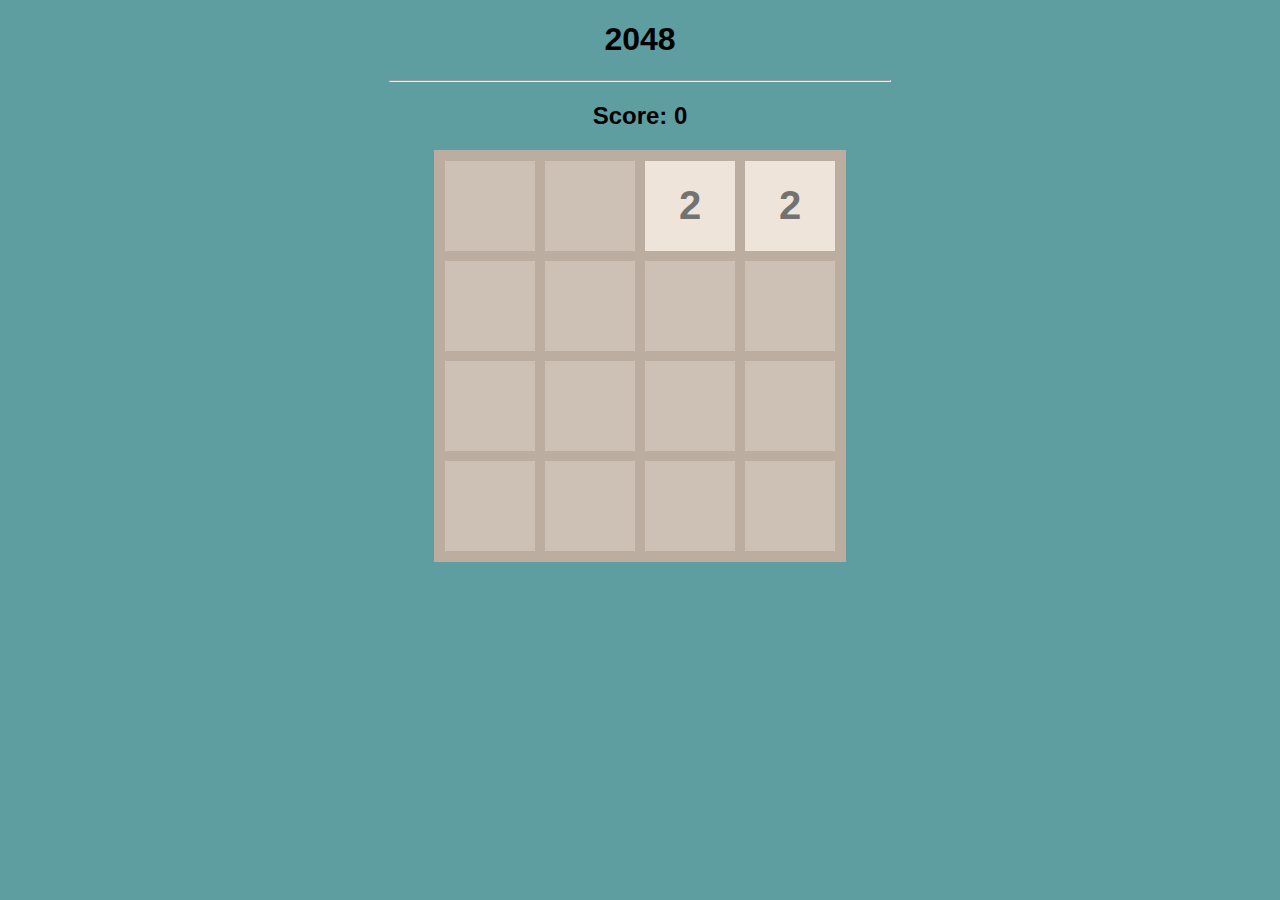
<file: All project/2048/index.html>
<!DOCTYPE html>
<html lang="en">
<head>
    <meta charset="UTF-8">
    <meta name="viewport" content="width=device-width, initial-scale=1.0">
    <title>2048</title>
    <link rel="stylesheet" href="style.css">
    <script src="script.js"></script>
</head>
<body>
    <h1>2048</h1>
    <hr>
    <h2>Score: <span id="score">0</span> </h2>
    <div id="board">
        <!-- <div class="tile x2">2</div>
        <div class="tile x4">4</div>
        <div class="tile x8">8</div> -->
    </div>
    
</body>

</html>
</file>
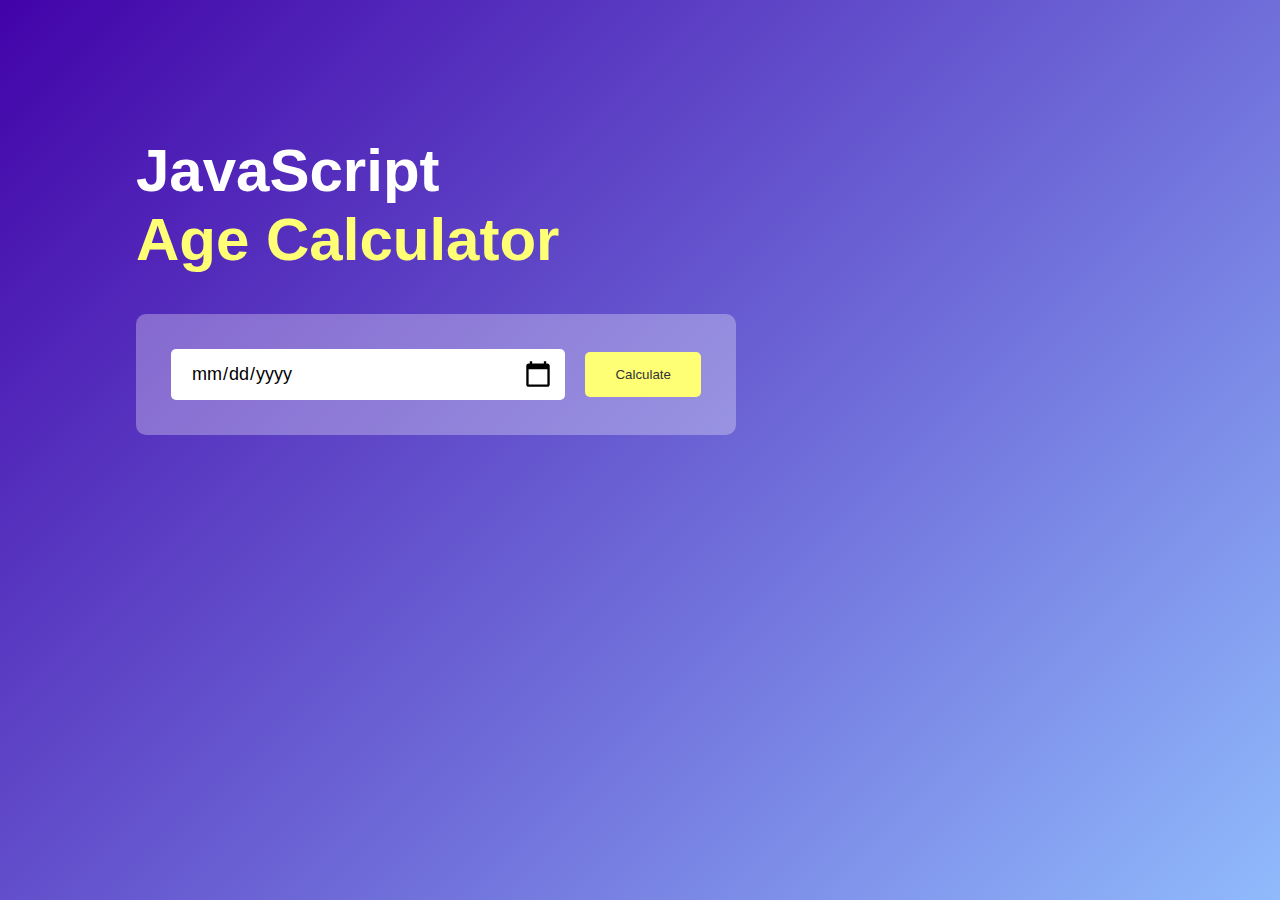
<file: All project/Age Calculator/index.html>
<!DOCTYPE html>
<html lang="en">
  <head>
    <meta charset="UTF-8" />
    <meta name="viewport" content="width=device-width, initial-scale=1.0" />
    <title>Age - Calculator</title>
    <link rel="stylesheet" href="style.css" />
  </head>
  <body>
    <div class="container">
      <div class="calculator">
        <h1>JavaScript<br /><span>Age Calculator</span></h1>
        <div class="input-box">
          <input type="date" id="date" />
          <button onclick="calculatorAge()">Calculate</button>
        </div>
        <p id="result"></p>
      </div>
    </div>

    <script>
      let userInput = document.getElementById("date");
      userInput.max = new Date().toISOString().split("T"[0]);
      let result = document.getElementById("result");
      function calculatorAge() {
        let birthDate = new Date(userInput.value);

        let d1 = birthDate.getDate();
        let m1 = birthDate.getMonth() + 1;
        let y1 = birthDate.getFullYear();

        let today = new Date();

        let d2 = today.getDate();
        let m2 = today.getMonth() + 1;
        let y2 = today.getFullYear();

        let d3, m3, y3;

        y3 = y2 - y1;

        if (m2 >= m1) {
          m3 + m2 - m1;
        } else {
          y3--;
          m3 = 12 + m2 - m1;
        }

        if (d2 >= d1) {
          d3 = d2 - d1;
        } else {
          m3--;
          d3 = getDaysInMonth(y1, m1) + d2 - d1;
        }
        if (m3 < 0) {
          m3 = 11;
          y3--;
        }

        result.innerHTML = `Your are <span>${y3}</span> years, <span>${m3}</span> Months and <span>${d3}</span> Days Old`;
      }

      function getDaysInMonth(year, month) {
        return new Date(year, month, 0).getDate();
      }
    </script>
  </body>
</html>
</file>
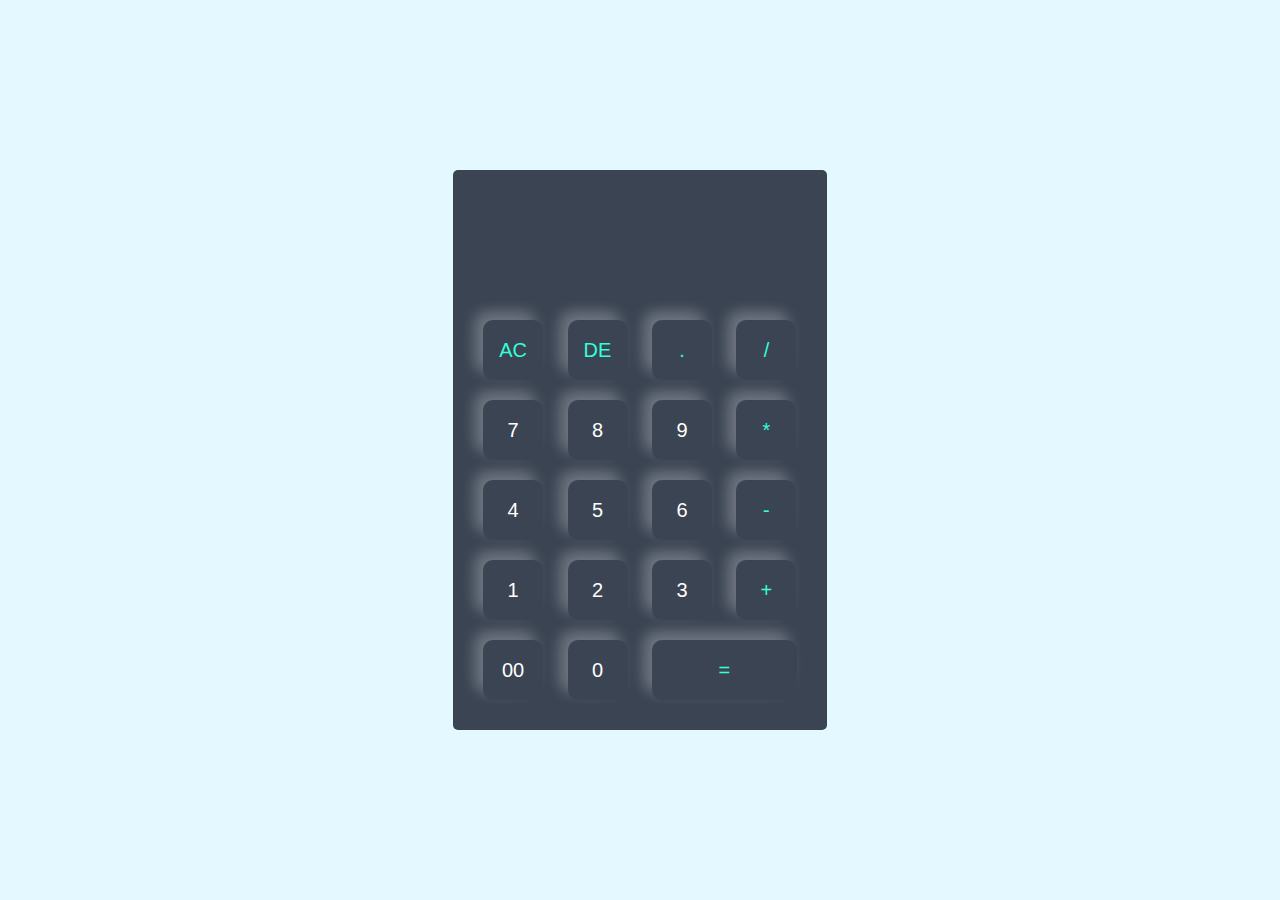
<file: All project/Calculator/index.html>
<!DOCTYPE html>
<html lang="en">
<head>
    <meta charset="UTF-8">
    <meta name="viewport" content="width=device-width, initial-scale=1.0">
    <title>Calculator</title>
    <link rel="stylesheet" href="style.css">
</head>
<body>
    <div class="container">
        <div class="calculator">
            <form >
                <div class="display">
                    <input type="text" name="display" >
                </div>
                <div>
                    <input type="button" value="AC" onclick="display.value =''" class="operator">
                    <input type="button" value="DE" onclick="display.value = display.value.toString().slice(0,-1) " class="operator">
                    <input type="button" value="." onclick="display.value +='.'" class="operator">
                    <input type="button" value="/" onclick="display.value +='/'" class="operator">
                </div>
                <div>
                    <input type="button" value="7" onclick="display.value +='7'" >
                    <input type="button" value="8" onclick="display.value +='8'" >
                    <input type="button" value="9" onclick="display.value +='9'" >
                    <input type="button" value="*" onclick="display.value +='*'" class="operator">
                </div>
                <div>
                    <input type="button" value="4" onclick="display.value +='4'" >
                    <input type="button" value="5" onclick="display.value +='5'" >
                    <input type="button" value="6" onclick="display.value +='6'" > 
                    <input type="button" value="-" onclick="display.value +='-'" class="operator">
                </div>
                <div>
                    <input type="button" value="1" onclick="display.value +='1'" >
                    <input type="button" value="2" onclick="display.value +='2'" >
                    <input type="button" value="3" onclick="display.value +='3'" >
                    <input type="button" value="+" onclick="display.value +='+'" class="operator">
                </div>
                <div>
                    <input type="button" value="00" onclick="display.value +='00'">
                    <input type="button" value="0" onclick="display.value +='0'">
                    <input type="button" value="="  onclick="display.value = eval(display.value)" class="equal operator" >
                    
                </div>
            </form>
        </div>
    </div>
    
</body>
</html>
</file>
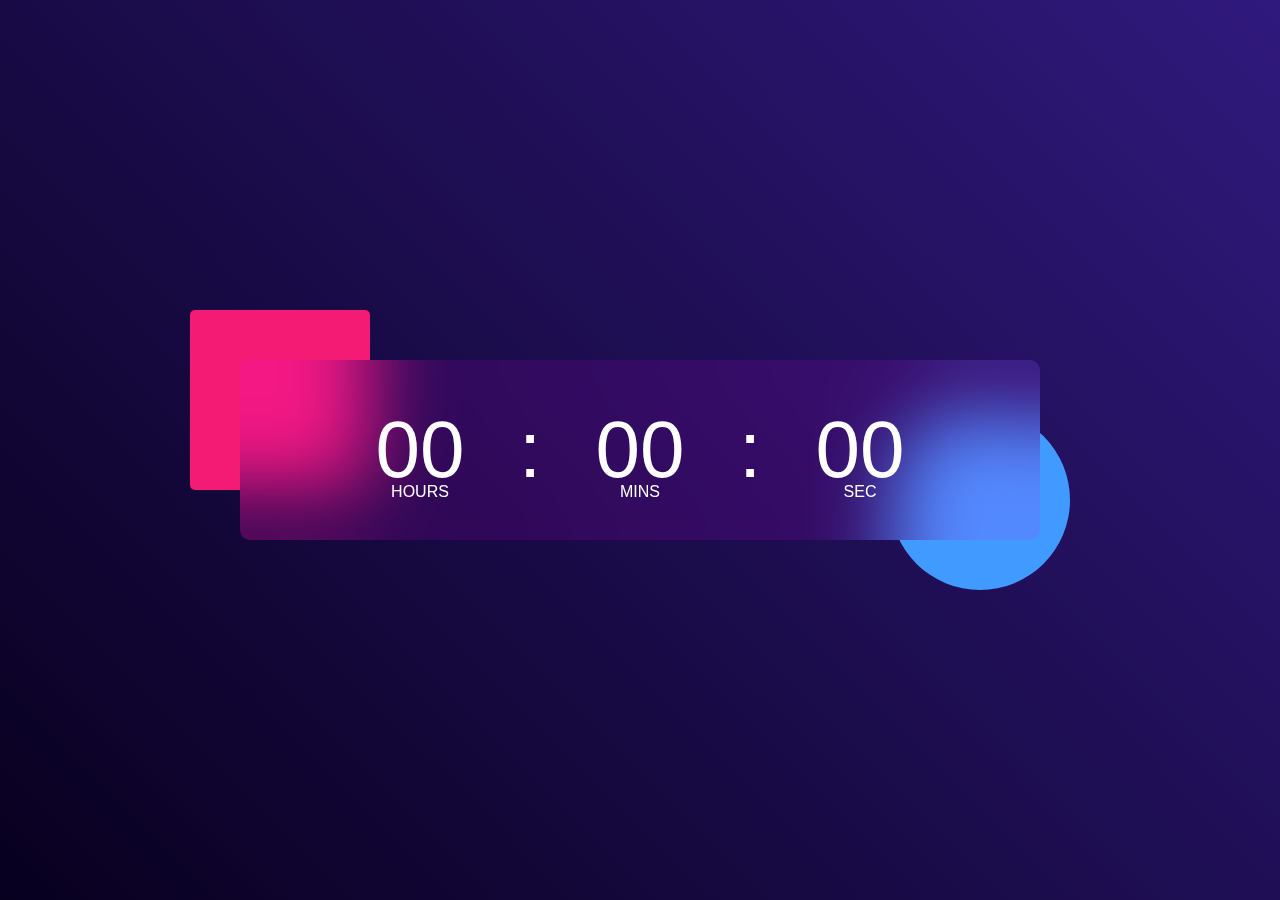
<file: All project/Digital Clock/index.html>
<!DOCTYPE html>
<html lang="en">

<head>
    <meta charset="UTF-8">
    <meta name="viewport" content="width=device-width, initial-scale=1.0">
    <title>Digital Clock</title>
    <link rel="stylesheet" href="style.css">
</head>

<body>

    <div class="hero">
        <div class="container">
            <div class="clock">
                <span id="hrs">00</span>
                <span>:</span>
                <span id="min">00</span>
                <span>:</span>
                <span id="sec">00</span>

            </div>
        </div>
    </div>




    <script>
        let hrs = document.getElementById("hrs");
        let min = document.getElementById("min");
        let sec = document.getElementById("sec");

        setInterval(() => {
            let currentTime = new Date();
            hrs.innerHTML = (currentTime.getHours()<10?"0":"") + currentTime.getHours();
            min.innerHTML =  (currentTime.getMinutes()<10?"0":"") + currentTime.getMinutes();
            sec.innerHTML =  (currentTime.getSeconds()<10?"0":"") + currentTime.getSeconds();

        }, 1000)




    </script>
</body>

</html>
</file>
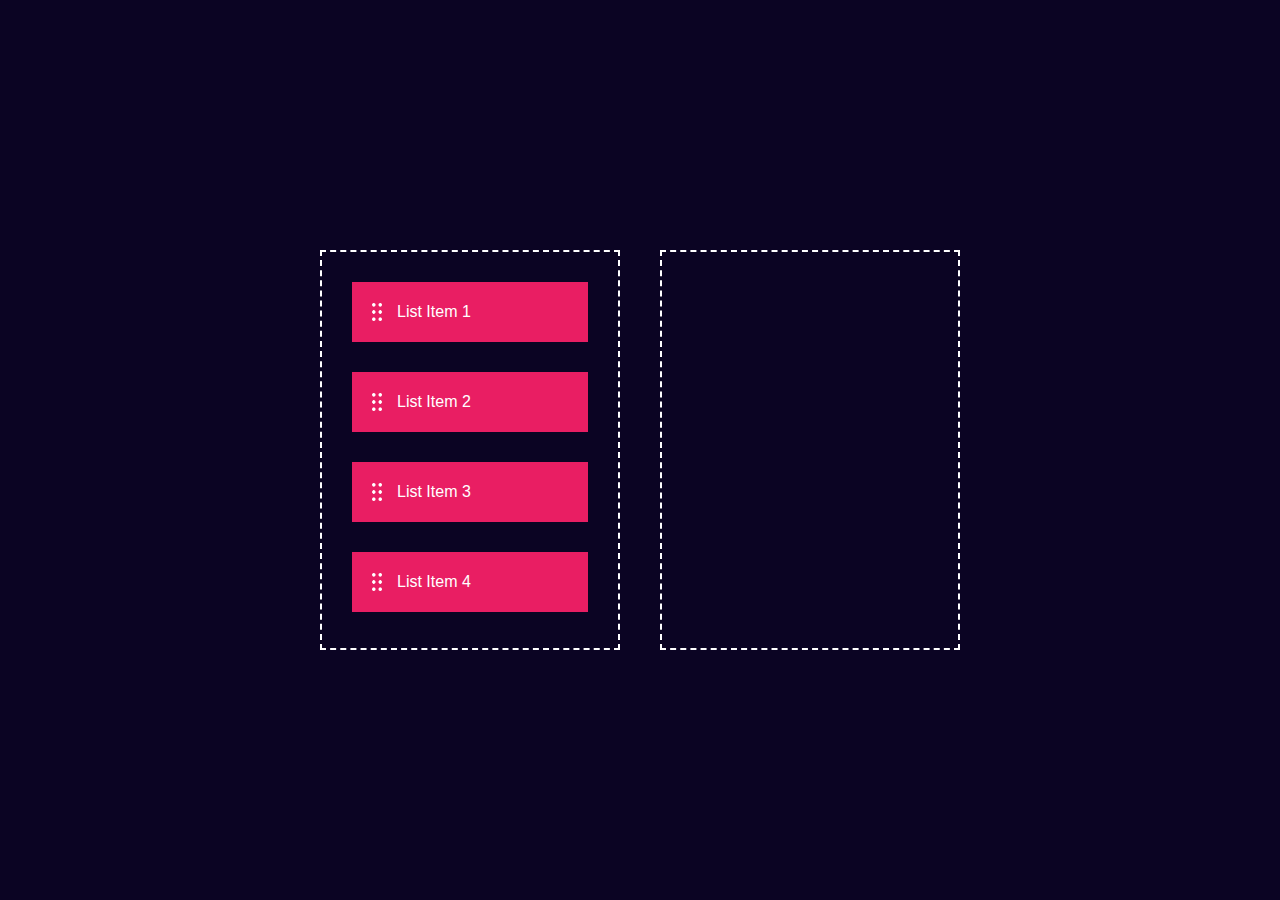
<file: All project/Drag & Drop/index.html>
<!DOCTYPE html>
<html lang="en">
<head>
    <meta charset="UTF-8">
    <meta name="viewport" content="width=device-width, initial-scale=1.0">
    <title>Drag & Drop</title>
    <link rel="stylesheet" href="style.css">
</head>
<body>

    <div class="container">
        <div id="left">
            <div class="list" draggable="true">
                <img src="drag_drop_icon.png" >List Item 1
            </div>
            <div class="list" draggable="true">
                <img src="drag_drop_icon.png" >List Item 2
            </div>
            <div class="list" draggable="true">
                <img src="drag_drop_icon.png" >List Item 3
            </div>
            <div class="list" draggable="true">
                <img src="drag_drop_icon.png" >List Item 4
            </div>
        </div>
        <div id="right"></div>
    </div>
    



    <script>

        let lists = document.getElementsByClassName("list");
        let rightBox = document.getElementById("right");
        let leftBox = document.getElementById("left");

        for(list of lists){
            list.addEventListener("dragstart", function(e){
                let selected = e.target;

                rightBox.addEventListener("dragover", function(e){
                    e.preventDefault();
                });
                rightBox.addEventListener("drop", function(e){
                    rightBox.appendChild(selected);
                    selected = null;
                });
                leftBox.addEventListener("dragover", function(e){
                    e.preventDefault();
                });
                leftBox.addEventListener("drop", function(e){
                    leftBox.appendChild(selected);
                    selected = null;
                })
            })
        }


    </script>
</body>
</html>
</file>
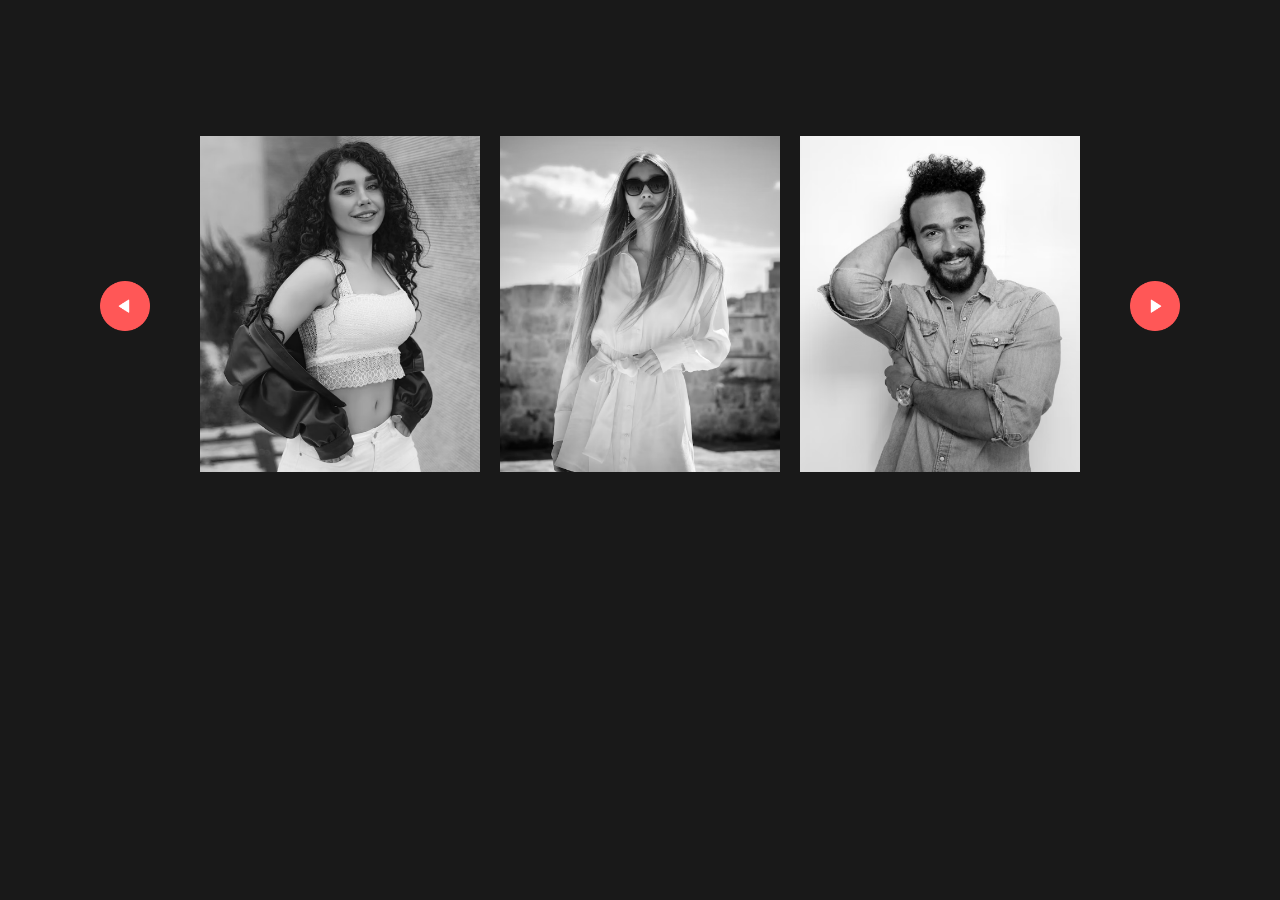
<file: All project/Horizantal Scroll Image Gallery/index.html>
<!DOCTYPE html>
<html lang="en">
  <head>
    <meta charset="UTF-8" />
    <meta name="viewport" content="width=device-width, initial-scale=1.0" />
    <title>Document</title>
    <link rel="stylesheet" href="style.css" />
  </head>
  <body>
    <div class="gallery-wrap">
      <img src="images/back.png" id="backBtn" />
      <div class="gallery">
        <div>
          <span><img src="images/image-1.png" /></span>
          <span><img src="images/image-2.png" /></span>
          <span><img src="images/image-3.png" /></span>
        </div>
        <div>
          <span><img src="images/image-4.png" /></span>
          <span><img src="images/image-5.png" /></span>
          <span><img src="images/image-6.png" /></span>
        </div>
      </div>
      <img src="images/next.png" id="nextBtn" />
    </div>

    <script>
      let scrollContainer = document.querySelector(".gallery");
      let backBtn = document.getElementById("backBtn");
      let nextBtn = document.getElementById("nextBtn");

      scrollContainer.addEventListener("wheel", (evt) => {
        evt.preventDefault();
        scrollContainer.style.scrollBehavior = "auto";


        scrollContainer.scrollLeft += evt.deltaY;
      });

      nextBtn.addEventListener("click" , ()=>{
        scrollContainer.style.scrollBehavior = "smooth";
        scrollContainer.scrollLeft += 900;

      })
      backBtn.addEventListener("click" , ()=>{
        scrollContainer.style.scrollBehavior = "smooth";

        scrollContainer.scrollLeft += -900;
      })
    </script>
  </body>
</html>
</file>
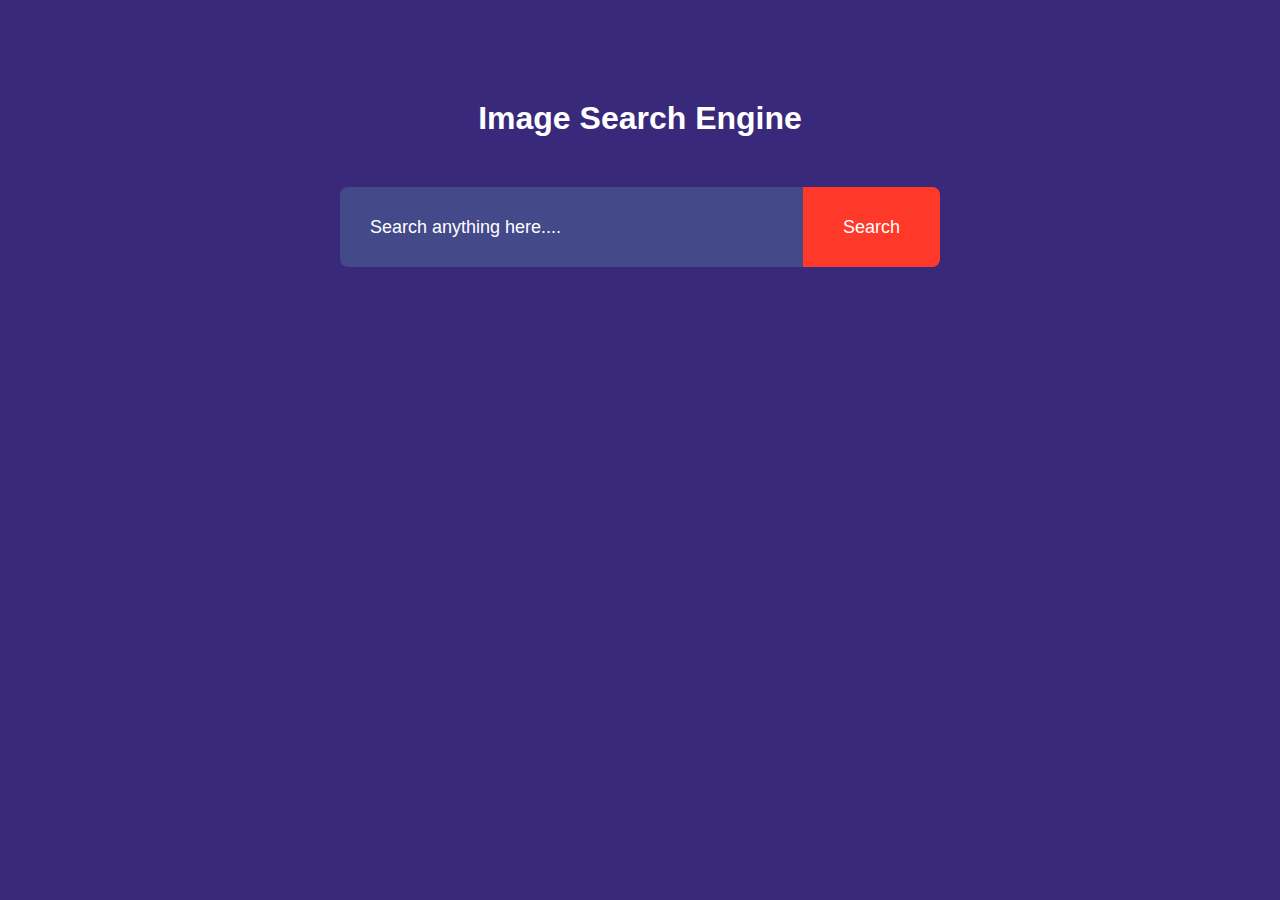
<file: All project/Image Search engine/index.html>
<!DOCTYPE html>
<html lang="en">
<head>
    <meta charset="UTF-8">
    <meta name="viewport" content="width=device-width, initial-scale=1.0">
    <title>Image Search Engine</title>
    <link rel="stylesheet" href="style.css">
<body>

    <h1>Image Search Engine</h1>
    <form id="search-form">
        <input type="text" id="search-box" placeholder="Search anything here....">
        <button>Search</button>
    </form>
    <div id="search-result"></div>
    <button id="show-more-btn">Show More</button>
    

    <script src="script.js"></script>
</body>
</html>
</file>
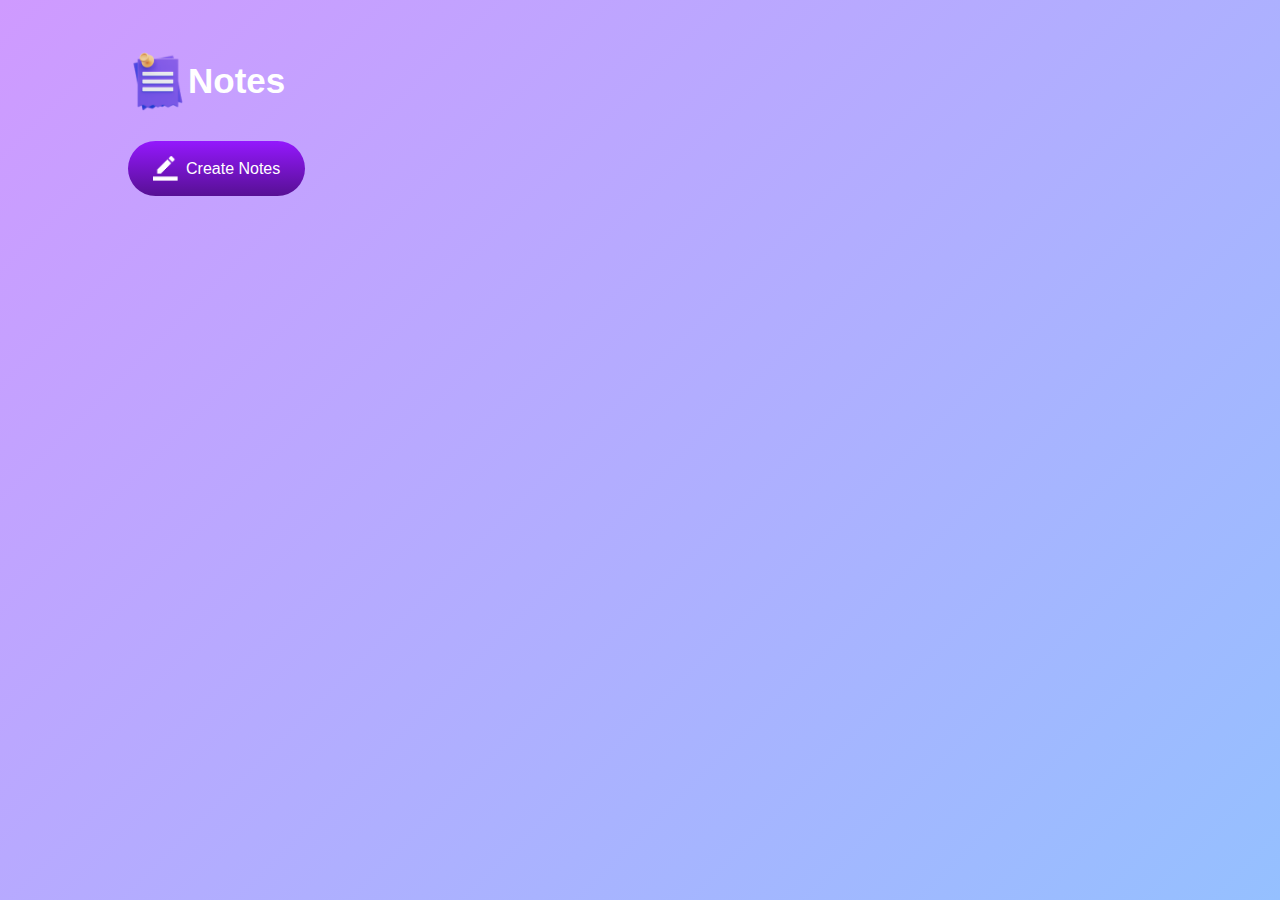
<file: All project/Notes App/index.html>
<!DOCTYPE html>
<html lang="en">
<head>
    <meta charset="UTF-8">
    <meta name="viewport" content="width=device-width, initial-scale=1.0">
    <title>Notes App </title>
    <link rel="stylesheet" href="style.css">
</head>
<body>
    <div class="container">
        <h1><img src="images/notes.png" >Notes</h1>
        <button class="btn"><img src="images/edit.png" >Create Notes</button>
        <div class="notes-container">
            <!-- <p contenteditable="true" class="input-box">
                <img src="images/delete.png" >
            </p> -->
        </div>
    </div>
    

    <script src="script.js">

    </script>
</body>
</html>
</file>
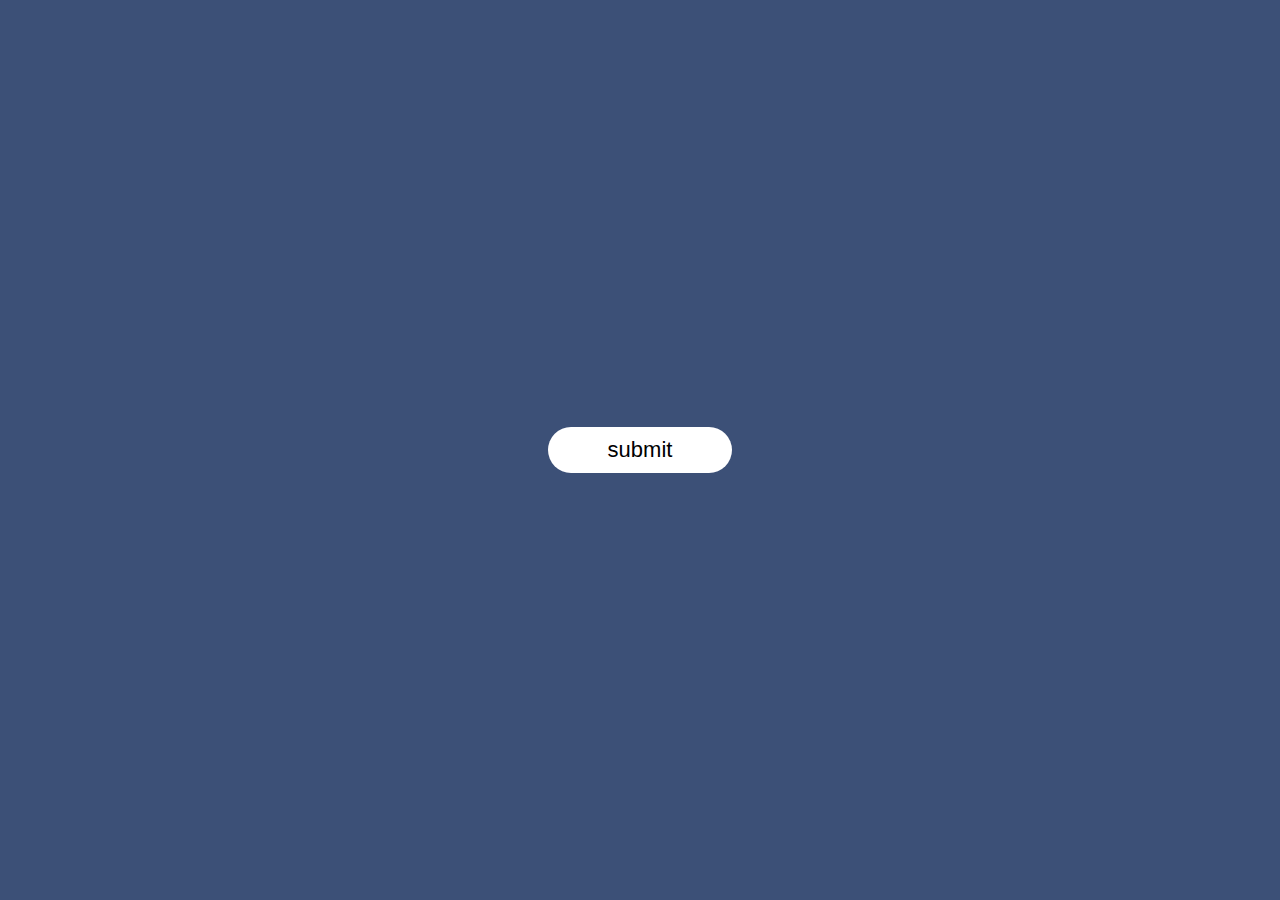
<file: All project/Popup/index.html>
<!DOCTYPE html>
<html lang="en">
<head>
    <meta charset="UTF-8">
    <meta name="viewport" content="width=device-width, initial-scale=1.0">
    <title>Popup </title>
    <link rel="stylesheet" href="style.css">
</head>
<body>

    <div class="container">
        <button type="submit" class="btn" onclick="openPopup()">submit</button>
        <div class="popup" id="popup">
            <img src="404-tick.png" >
            <h2>Thank You!!!</h2>
            <p>your details has been successfully submitted thanks</p>
            <button onclick="closePopup()">Ok</button>
        </div>
    </div>
    




    <script>

        let popup = document.getElementById("popup");

        function openPopup(){
            popup.classList.add("open-popup")
        }
        function closePopup(){
            popup.classList.remove("open-popup")
        }
    </script>
</body>
</html>
</file>
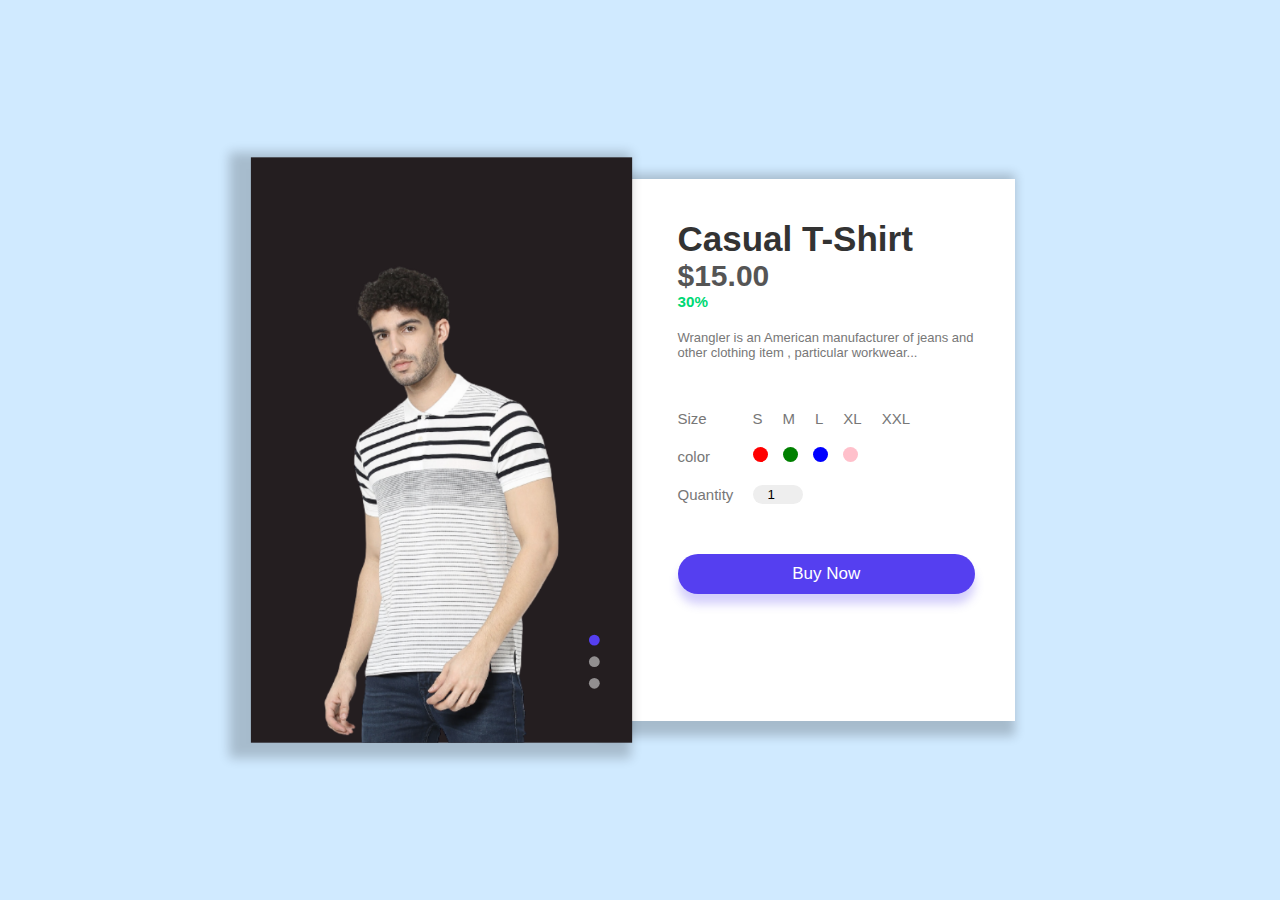
<file: All project/product page/index.html>
<!DOCTYPE html>
<html lang="en">
  <head>
    <meta charset="UTF-8" />
    <meta name="viewport" content="width=device-width, initial-scale=1.0" />
    <title>Document</title>
    <link rel="stylesheet" href="style.css" />
  </head>
  <body>
    <div class="container">
      <div class="product">
        <div class="gallery">
          <img src="image1.png"  id="productImg"/>
          <div class="controls">
            <span class="btn active"></span>
            <span class="btn"></span>
            <span class="btn"></span>
          </div>
        </div>
        <div class="details">
          <h1>Casual T-Shirt</h1>
          <h2>$15.00</h2>
          <h3>30%</h3>
          <p>
            Wrangler is an American manufacturer of jeans and other clothing
            item , particular workwear...
          </p>
          <form >
            <div class="size-select">
                <p>Size</p>
                <label for="small">
                    <input type="radio" name="size" id="small">
                    <span>S</span>
                </label>
                <label for="medium">
                    <input type="radio" name="size" id="medium">
                    <span>M</span>
                </label>
                <label for="large">
                    <input type="radio" name="size" id="large">
                    <span>L</span>
                </label>
                <label for="x-large">
                    <input type="radio" name="size" id="x-large">
                    <span>XL</span>
                </label>
                <label for="xx-large">
                    <input type="radio" name="size" id="xx-large">
                    <span>XXL</span>
                </label>
                
            </div>

            <div class="color-select">
                <p>color</p>
                <label for="red">
                    <input type="radio" name="color" id="red">
                    <span class="color-1"></span>
                </label>
                <label for="green">
                    <input type="radio" name="color" id="green">
                    <span class="color-2"></span>
                </label>
                <label for="blue">
                    <input type="radio" name="color" id="blue">
                    <span class="color-3"></span>
                </label>
                <label for="pink">
                    <input type="radio" name="color" id="pink">
                    <span class="color-4"></span>
                </label>
                
            </div>

            <div class="quantity-select">
                <p>Quantity</p>
                <input type="number" value="1">
            </div>
            <button>Buy Now</button>
          </form>
        </div>
      </div>
    </div>


    <script>

        let productImg = document.getElementById("productImg");
        let btn = document.getElementsByClassName("btn");

        btn[0].onclick = function(){
            productImg.src = "image1.png";
            for(bt of btn){
                bt.classList.remove("active");
            }
            this.classList.add("active");
        }
        
        btn[1].onclick = function(){
            productImg.src = "image2.png";
            for(bt of btn){
                bt.classList.remove("active");
            }
            this.classList.add("active");
        }
        
        btn[2].onclick = function(){
            productImg.src = "image3.png";
            for(bt of btn){
                bt.classList.remove("active");
            }
            this.classList.add("active");
        }
    </script>
  </body>
</html>
</file>
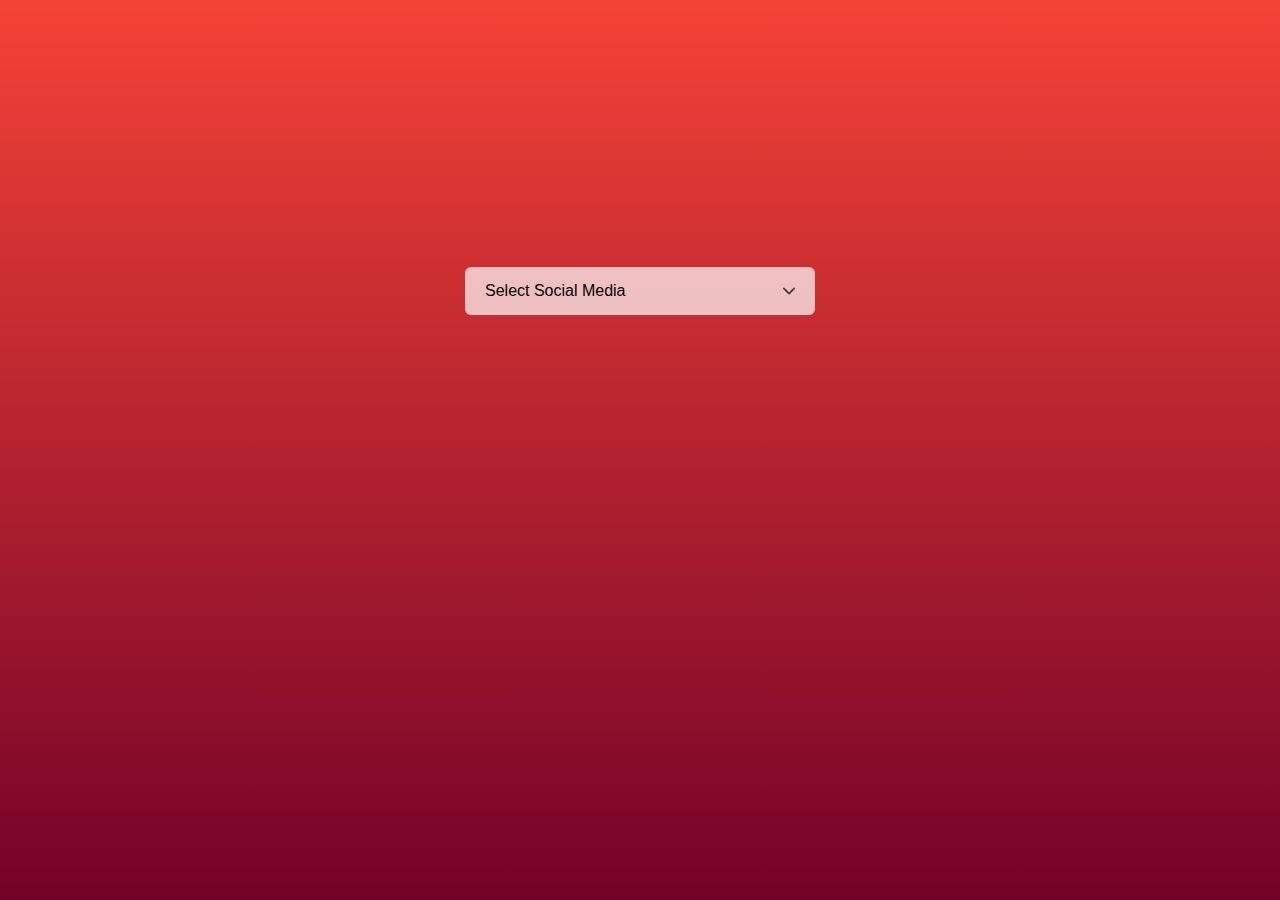
<file: All project/Select Menu/index.html>
<!DOCTYPE html>
<html lang="en">
<head>
    <meta charset="UTF-8">
    <meta name="viewport" content="width=device-width, initial-scale=1.0">
    <title>Select Menu</title>
    <link rel="stylesheet" href="style.css">
</head>
<body>
    <div class="hero">

        <div class="selector">
            <div id="selectField">
                <p id="selectText">Select Social Media</p>
                <img src="Images/arrow.png" id="arrowIcon">
            </div>

            <ul id="list" class="hide">
                <li class="options">
                    <img src="Images/facebook.png" alt="">
                    <p>Facebook</p>
                </li>
                <li class="options">
                    <img src="Images/instagram.png" alt="">
                    <p>instagram</p>
                </li>
                <li class="options">
                    <img src="Images/twitter.png" alt="">
                    <p>twitter</p>
                </li>
                <li class="options">
                    <img src="Images/pinterest.png" alt="">
                    <p>pinterest</p>
                </li>
                <li class="options">
                    <img src="Images/whatsapp.png" alt="">
                    <p>whatsapp</p>
                </li>
                <li class="options">
                    <img src="Images/youtube.png" alt="">
                    <p>Youtube</p>
                </li>
            </ul>
        </div>

    </div>
    


    <script>

        let selectField = document.getElementById("selectField");
        let selectText = document.getElementById("selectText");
        let options = document.getElementsByClassName("options");
        let list = document.getElementById("list");
        let arrowIcon = document.getElementById("arrowIcon");

        selectField.onclick = function(){
            list.classList.toggle("hide");
            arrowIcon.classList.toggle("rotate");

        }

        for(option of options){
            option.onclick = function (){
                selectText.innerHTML = this.textContent;
            list.classList.toggle("hide");
            arrowIcon.classList.toggle("rotate");


            }
        }




    </script>
</body>
</html>
</file>
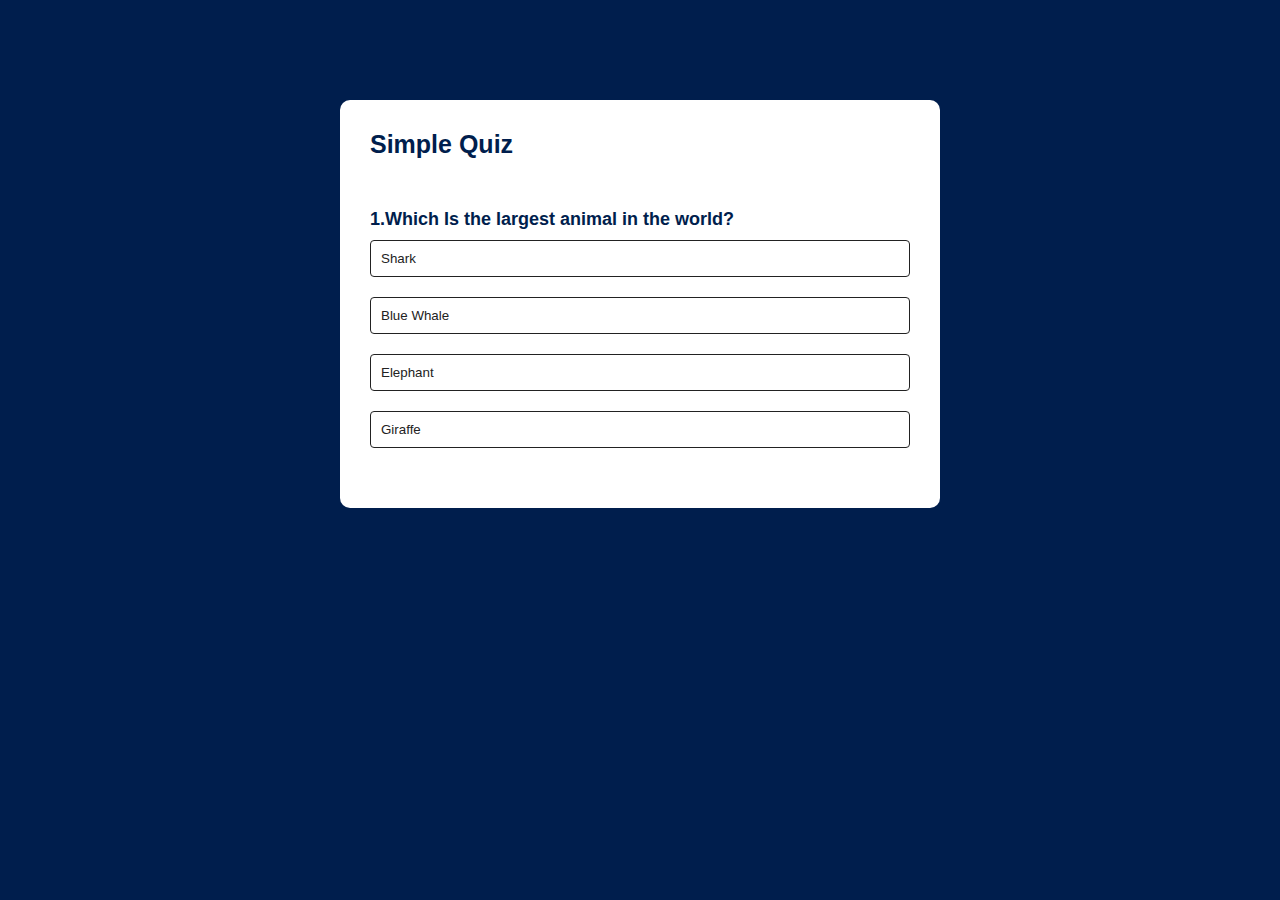
<file: All project/simple quiz/index.html>
<!DOCTYPE html>
<html lang="en">
<head>
    <meta charset="UTF-8">
    <meta name="viewport" content="width=device-width, initial-scale=1.0">
    <title>Document</title>
    <link rel="stylesheet" href="style.css">
</head>
<body>
    <div class="app">
        <h1>Simple Quiz</h1>
    <div class="quiz">
        <h2 id="question">Question Goes Here</h2>
        <div id="answer-buttons">
            <button class="btn">Answer 1 </button>
            <button class="btn">Answer 2</button>
            <button class="btn">Answer 3</button>
            <button class="btn">Answer 4</button>
        </div>
        <button id="next-btn">Next</button>
    </div>
    </div>
    <script src="script.js"></script>
</body>
</html>
</file>
<file: All project/2048/style.css>
/* *{
    padding: 0;
    border: 0;
    box-sizing: border-box;
} */
 body{
    font-family: Arial, Helvetica, sans-serif;
    text-align: center;
    background-color: cadetblue;
 }
hr{
    width: 500px;
}
#board{
    width: 400px;
    height: 400px;
    background-color: #cdc1b5;
    border: 6px solid #bbada0;
    margin: 0 auto;
    display: flex;
    flex-wrap: wrap;
}
.tile{
    width:90px ;
    height: 90px;
    border: 5px solid #bbada0;
    font-size: 40px;
    font-weight: bold;
    display: flex;
    justify-content: center;
    align-items: center;
}
.x2{
    background-color: #eee4da;
    color: #727371;
}
.x4{
    background-color: #eee4ca;
    color: #727371;
}
.x8{
    background-color: #f4b17a;
    color: #fff;
}
.x16{
    background-color: #f4f17a;
    color: #fff;
}
.x32{
    background-color: #f4d9f47a;
    color: #fff;
}
.x64{
    background-color: #f4a17a;
    color: #fff;
}
.x128{
    background-color: #f4e17a;
    color: #fff;
}
.x256{
    background-color: #f4b17a;
    color: #fff;
}
.x512{
    background-color: #f4e17a;
    color: #fff;
}
.x1024{
    background-color: pink;
    color: #fff;
}
.x2048{
    background-color: #f4b179;
    color: #fff;
}
</file>
<file: All project/Age Calculator/style.css>
*{
    margin: 0;
    padding: 0;
    font-family: 'Poppins' , sans-serif;
    box-sizing: border-box;
}
.container{
    width: 100%;
    min-height: 100vh;
    background: linear-gradient(135deg, #4203a9 , #90bafc);
    color: #fff;
    padding: 10px;
}
.calculator{
    width: 100%;
    max-width: 600px;
    margin-left: 10%;
    margin-top: 10%;
}
.calculator h1{
    font-size: 60px;
}
.calculator h1 span{
    color: #ffff76;
}
.input-box{
    margin: 40px 0;
    padding: 35px;
    border-radius: 10px;
    background: rgba(255, 255, 255, 0.3);
    display: flex;
    align-items: center;
}
.input-box input{
    flex: 1;
    margin-right: 20px;
    padding: 14px 20px;
    border: 0;
    outline: 0;
    font-size: 18px;
    border-radius: 5px;
    position: relative;
}
.input-box button{
    background: #ffff76;
    border: 0;
    outline: 0;
    padding: 15px 30px;
    border-radius: 5px;
    font-weight: 500;
    color: #333;
    cursor: pointer;

}
.input-box input::-webkit-calendar-picker-indicator{
    top: 0;
    left: 0;
    right:0;
    bottom: 0;
    width: auto;
    height: auto;
    position: absolute;
    background-position: calc( 100% - 10px );
    background-size: 30px;
    cursor: pointer;
    
}
#result span{
    color: red;
    ;
}
</file>
<file: All project/Calculator/style.css>
*{
    margin: 0;
    padding:0 ;
    font-family: 'Poppins', sans-serif;
    box-sizing: border-box;
}
.container{
    width: 100%;
    height: 100vh;
    background: #e3f9ff;
    display: flex;
    align-items: center;
    justify-content: center;
}
.calculator{
    background: #3a4452;
    padding: 20px;
    border-radius: 5px;
}
.calculator form input{
    border: 0;
    outline: 0;
    width: 60px;
    height: 60px;
    border-radius: 10px;
    box-shadow: -8px -8px 15px rgba(255, 255, 255, 0.1),-8px -8px 15px rgba(255, 255, 255, 0.2);
    background: transparent;
    font-size: 20px;
    color: #fff;
    cursor: pointer;
    margin: 10px;
}
form .display{
    display: flex;
    justify-content: flex-end;
    margin: 20px 0;
}
form .display input{
    text-align:right;
    flex: 1;
    font-size: 45px;
    box-shadow: none;
}
form input.equal{
    width: 145px;

}
form input.operator{
    color: #33ffd8;
}
</file>
<file: All project/Digital Clock/style.css>
*{
    margin: 0;
    padding: 0;
    font-family: 'Poppins' , sans-serif;
    box-sizing: border-box;
}
.hero{
    width: 100%;
    min-height: 100vh;
    background: linear-gradient(45deg , #08001f, #30197d);
    color: #fff;
    position: relative;
}
.container{
    width: 800px;
    height: 180px;
    position: absolute;
    top: 50%;
    left: 50%;
    transform: translate(-50%,-50%);
   
}
.clock{
    width: 100%;
    height: 100%;
    background: rgba(235, 0, 255, 0.11);
    border-radius: 10px;
    display: flex;
    align-items: center;
    justify-content: center;
    backdrop-filter: blur(40px);
}
.container::before{
    content: '';
    width: 180px;
    height: 180px;
    background: #f41b75;
    border-radius: 5px;
    position: absolute;
    left: -50px;
    top: -50px;
    z-index: -1;
}
.container::after{
    content: '';
    width: 180px;
    height: 180px;
    background: #419aff;
    border-radius: 50%;
    position: absolute;
    right: -30px;
    bottom: -50px;
    z-index: -1;
}
.clock span{
    font-size: 80px;
    width: 110px;
    display: inline-block;
    text-align: center;
    position: relative;
}
.clock span::after{
    font-size: 16px;
    position: absolute;
    bottom: -5px;
    left: 50%;
    transform: translateX(-50%);
}
#hrs::after{
    content: 'HOURS';

}
#min::after{
    content: 'MINS';

}
#sec::after{
    content: 'SEC';

}
</file>
<file: All project/Drag & Drop/style.css>
*{
    margin: 0;
    padding: 0;
    font-family: 'Poopins', sans-serif;
    box-sizing: border-box;
}
.container{
    width: 100%;
    min-height: 100vh;
    background: #0b0423;
    display: flex;
    align-items: center;
    justify-content: center;
}
#left, #right{
    width: 300px;
    min-height: 400px;
    margin: 20px;
    border: 2px dashed #fff;

}
.list{
    background: #e91e63;
    color: #fff;
    display: flex;
    align-items: center;
    cursor: grab;
    height: 60px;
    margin: 30px;
}
.list img{
    width: 10px;
    margin-right: 15px;
    margin-left: 20px;
}
</file>
<file: All project/Horizantal Scroll Image Gallery/style.css>
*{
    border: 0;
    padding: 0;
    font-family: 'Poppins', sans-serif;
    box-sizing: border-box;
}
body{
    background: #191919;
}
.gallery{
    width: 900px;
    display: flex;
    overflow-x: scroll;
}
.gallery div{
    width: 100%;
    display: grid;
    grid-template-columns: auto auto auto;
    grid-gap: 20px;
    padding: 10px;
    flex: none;
}
.gallery div img{
    width: 100%;
    filter: grayscale(100%);
    transition: transform 0.5s;
}
.gallery::-webkit-scrollbar{
    display: none;

}
.gallery-wrap{
    display: flex;
    align-items: center;
    justify-content: center;
    margin: 10% auto; 

}
#backBtn , #nextBtn{
    width: 50px;
    cursor: pointer;
    margin: 40px;


}
.gallery div img:hover{
    filter: grayscale(0);
    cursor: pointer;
    transform: scale(1.1);
}
</file>
<file: All project/Image Search engine/style.css>
*{
    margin: 0;
    padding: 0;
    font-family: 'Poppins', sans-serif;
    box-sizing: border-box;
}
body{
    background: #39297b;
    color: #fff;

}
h1{
    text-align: center;
    margin: 100px auto 50px;
    font-weight: 600;

}
form{
    width: 90%;
    max-width: 600px;
    margin: auto;
    height: 80px;
    background: #434989;
    display: flex;
    align-items: center;
    border-radius: 8px;

}
form input{
    flex: 1;
    height: 100%;
    border: 0;
    outline: 0;
    background: transparent;
    color: #fff;
    font-size:18px ;
    padding: 0 30px;
}
form button{
    padding: 0 40px;
    height: 100%;
    background: #ff3929;
    color: #fff;
    font-size: 18px;
    border: 0;
    outline: 0;
    border-top-right-radius: 8px;
    border-bottom-right-radius: 8px;
    cursor: pointer;
}
::placeholder{
    color: #fff;
    font-size: 18px;
}
#show-more-btn{
    background: #ff3929;
    color: #fff;
    border: 0;
    outline: 0;
    padding: 10px 20px;
    border-radius: 4px;
    margin: 10px auto 100px;
    cursor: pointer;
    display: none;
    
}
#search-result{
    width: 80%;
    margin: 100px auto 50px;
    display: grid;
    grid-template-columns: 1fr 1fr 1fr;
    grid-gap: 40px;
}
#search-result img{
    width: 100%;
    height: 230px;
    object-fit: cover;
    border-radius: 5px;

}
</file>
<file: All project/Notes App/style.css>
*{
    margin: 0;
    pad: 0;
    font-family: 'Poppins', sans-serif;
    box-sizing: border-box;
}
.container{
    width: 100%;
    min-height: 100vh;
    background: linear-gradient(135deg, #cf9aff, #95c0ff);
    color: #fff;
    padding-top: 4%;
    padding-left: 10%;
}
.container h1{
    display: flex;
    align-items: center;
    font-size: 35px;
    font-weight: 600;

}
.container h1 img{
    width: 60px;
}
.container button img{
    width: 25px;
    margin-right: 8px;

}
.container button{
    display: flex;
    align-items: center;
    background: linear-gradient(#9418fd, #571094);
    color: #fff;
    font-size: 16px;
    outline: 0;
    border: 0;
    border-radius: 40px;
    padding: 15px 25px;
    margin: 30px 0 20px;
    cursor: pointer;
}
.input-box{
    position: relative;
    width: 100%;
    max-width: 500px;
    min-height: 150px;
    background: #fff;
    color: #333;
    padding: 20px;
    margin: 20px 0;
    outline: none;
    border-radius: 5px;
}
.input-box img{
    width: 25px;
    position: absolute;
    bottom: 15px;
    right: 15px;
    cursor: pointer;
}
</file>
<file: All project/Popup/style.css>
*{
    margin: 0;
    padding: 0;
    font-family: 'Poppins', sans-serif;
    box-sizing: border-box;
}
.container{
    width: 100%;
    height: 100vh;
    background: #3c5077;
    display: flex;
    align-items: center;
    justify-content: center;
}
.btn{
    padding: 10px 60px;
    background: #fff;
    border: 0;
    outline: none;
    font-weight: 500;
    border-radius: 30px;
    cursor: pointer;
    font-size: 22px;
}
.popup{
    width: 400px;
    background: #fff;
    border-radius: 6px;
    position: absolute;
    top: 0%;
    left: 50%;
    transform: translate(-50%, -50%) scale(0.1);
    text-align: center;
    padding: 0 30px 30px;
    color: #333;
    visibility: hidden;
    transition: transform 0.4s , top 0.4s;

}
.open-popup{
    visibility: visible;
    top: 50%;
    transform: translate(-50%, -50%) scale(1);

}
.popup img{
    width: 100px;
    margin-top: -50px;
    border-radius: 50%;
    box-shadow: 0 2px 5px rgba(0,0,0,0.2);
}
.popup h2{
    font-size: 38px;
    font-weight: 500;
    margin: 30px 0 10px;
}
.popup button{
    width: 100%;
    margin-top: 50px;
    padding: 10px 0 ;
    background: #6fd649;
    color: #fff;
    border: 0;
    outline: none;
    font-size: 18px;
    border-radius: 4px;
    cursor: pointer;
    box-shadow: 0 5px 5px rgba(0,0,0,0.2);
}
</file>
<file: All project/product page/style.css>
* {
    margin: 0;
    padding: 0;
    font-family: 'Poppins', sans-serif;
    box-sizing: border-box;
}
.container {
    width: 100%;
    min-height: 100vh;
    display: flex;
    align-items: center;
    justify-content: center;
    background: #d0eaff;
    padding: 20px;
}
.product {
    width: 90%;
    max-width: 750px;
    display: flex;
   
}
.gallery {
    flex-basis: 47%;
    background: #241e20;
    display: flex;
    align-items: center;
    justify-content: center;
    transform: scale(1.08);
    box-shadow: -10px 5px 10px 10px rgba(0, 0, 0, 0.2);
    position: relative;
}
.gallery img {
    width: 100%;
    display: block;
    padding-top: 100px;
    
}
.details{
    flex-basis: 53%;
    background: #fff;
    padding: 40px;
    padding-left: 60px;
    box-shadow: -10px 5px 10px 10px rgba(0, 0, 0, 0.2);
    font-size: 13px;
    font-weight: 500;
    color:#777 ;
}
.details h1{
    color: #333;
    font-size: 35px;
}
.details h2{
    color: #555;
    font-size: 30px;
    font-weight: 600;
}
.details h3{
    color: #00d874;
    margin-bottom: 20px;
}
.details form{
    font-size: 15px;
    font-weight: 400;
}
.size-select{
    display: flex;
    align-items: center;
    margin-top: 50px;
}
.size-select p{
    width: 70px;
}
.size-select input:checked + span{
    color: blue ;
    font-weight: 600;
}

.size-select input{
    display: none;
}

.size-select span{
    padding: 5px;
    cursor: pointer;
    margin-right: 10px;

}
.color-select{
    display: flex;
    align-items: center;
    margin-top: 20px;
}
.color-select p{
    width: 75px;
}
.color-select span{
    display: inline-block;
    width: 15px;
    height: 15px;
    border-radius: 50%;
    margin-right: 15px;
    cursor: pointer;

}
.color-1{
    background: red;
}
.color-2{
    background: green;
}
.color-3{
    background: blue;
}
.color-4{
    background: pink;
}
.color-select input{
    display: none;
}
.color-select input:checked+ span{
    transform: scale(0.7);
    box-shadow: 0 0 0 4px #fff, 0 0 0 6px #000;
}
.quantity-select{
    display: flex;
    align-items: center;
    margin-top: 20px;
}
.quantity-select p{
    width: 75px;

}
.quantity-select input{
    background-color: #eee;
    border: 0;
    outline: 0;
    padding: 2px 2px 2px 15px;
    width: 50px;
    border-radius: 12px;

}
form button{
    background: #553ff0;
    color: #fff;
    font-size: 17px;
    width: 100%;
    padding: 10px;
    border-radius: 30px;
    border: 0;
    outline: 0;
    margin-top: 50px;
    box-shadow: 0 10px 10px rgba(85, 63, 240, 0.25);
    cursor: pointer;
}
.controls{
    position: absolute;
    bottom: 40px;
    right: 20px;
}
.btn{
    display: block;
    width: 10px;
    height: 10px;
    border-radius: 50%;
    background: rgba(255, 255, 255, 0.5);
    margin: 10px;
    cursor: pointer;
}
.btn.active{
    background: #553ff0;
}
</file>
<file: All project/Select Menu/style.css>
*{
    margin: 0;
    padding: 0;
    font-family: 'Poppins', sans-serif;
    box-sizing: border-box;
}
.hero{
    width: 100%;
    height: 100vh;
    background-image: linear-gradient(#f44336, #730228);
    display: flex;
    align-items: center;
    justify-content: center;
}
.selector{
    width: 350px;
}
#selectField{
    width: 100%;
    padding: 15px 20px;
    margin-bottom: 30px;
    box-sizing: border-box;
    background: rgba(255 , 255, 255, 0.7);
    border-radius: 6px;
    align-items: center;
    justify-content: space-between;
    display: flex;
    cursor: pointer;

}
#selectField img{
    width: 12px;
    transition: transform 0.5s;
}
#list{
    width: 100%;
    background: rgba(255, 255, 255, 0.7);
    border-radius: 6px;
    overflow: hidden;
}
.options{
    width: 100%;
    padding: 15px 0 15px 70px;
    list-style: none;
    cursor: pointer;
    box-sizing: border-box;
    position: relative;


}
.options img{
    width: 25px;
    position: absolute;
    top: 12px;
    left: 25px;
}
.options:hover{
    background: rgba(255, 255, 255, 0.7);
}
.hide{
    visibility: hidden;
}
.rotate{
    transform: rotate(180deg);
}
</file>
<file: All project/simple quiz/style.css>
*{
    margin: 0;
    padding: 0;
    font-family: 'Poppins', sans-serif;
    box-sizing: border-box;
}
body{
    background: #001e4d;
}
.app{
    background: #fff;
    width: 90%;
    max-width: 600px;
    margin: 100px auto 0;
    border-radius: 10px;
    padding: 30px;
}
.app h1{
    font-size: 25px;
    color: #001e4d;
    font-weight: 600;
    border: 1px #333;
    padding-bottom: 30px;

}
.quiz{
    padding: 20px 0;
}
.quiz h2{
    font-size: 18px;
    color: #001e4d;
    font-weight: 600;

}
.btn{
    background: #fff;
    color: #222;
    font-weight: 500;
    width: 100%;
    border: 1px solid #222;
    padding: 10px;
    margin: 10px 0;
    text-align: left;
    border-radius: 4px;
    cursor: pointer;
    transition: all 0.3s;
}
.btn:hover:not([disabled]){
    background: #222;
    color: #fff;
}
.btn:disabled{
    cursor: no-drop;
}
#next-btn{
    background: #001e4d;
    color: #fff;
    font-weight: 500;
    width: 150px;
    border: 0;
    padding: 10px;
    margin: 20px auto 0;
    border-radius: 4px;
    cursor: pointer;
    display: none;
}
.correct{
    background: #9aeabc;

}
.incorrect{
    background: #ff9393;
}
</file>
